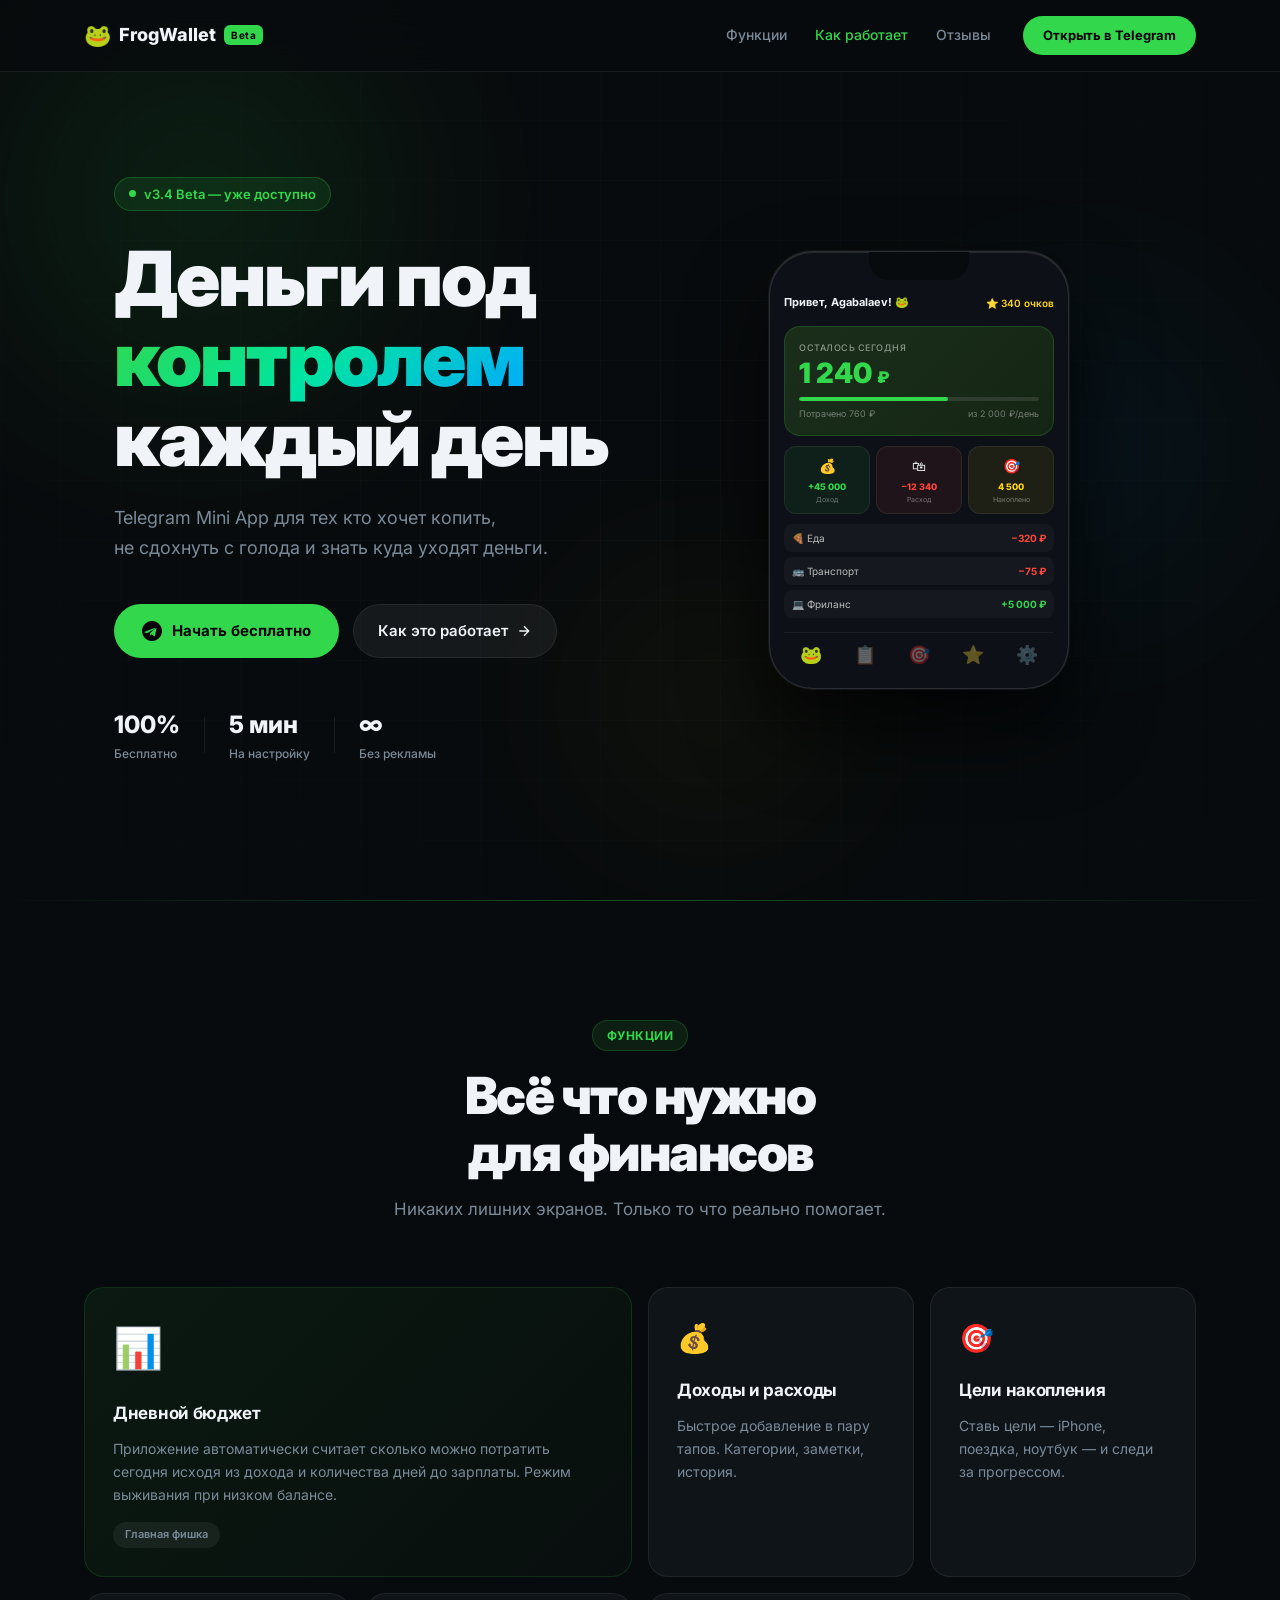
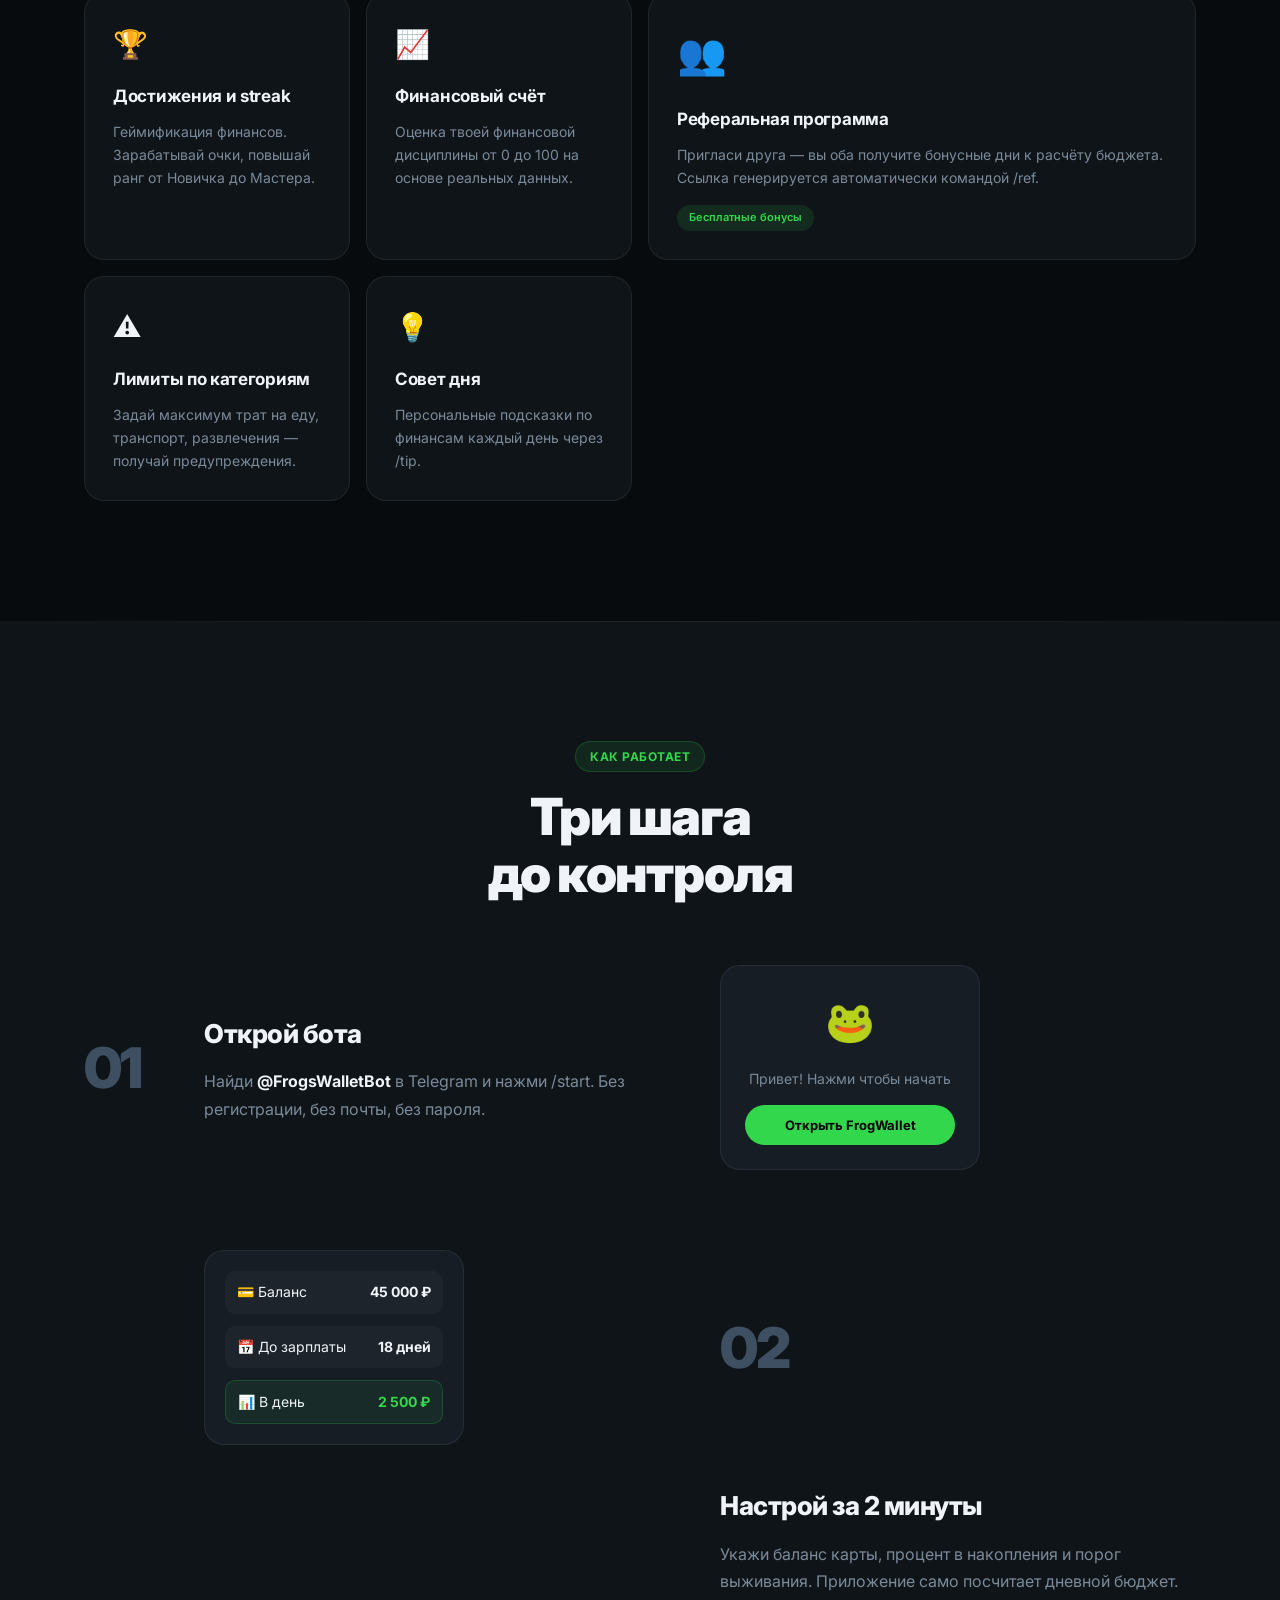
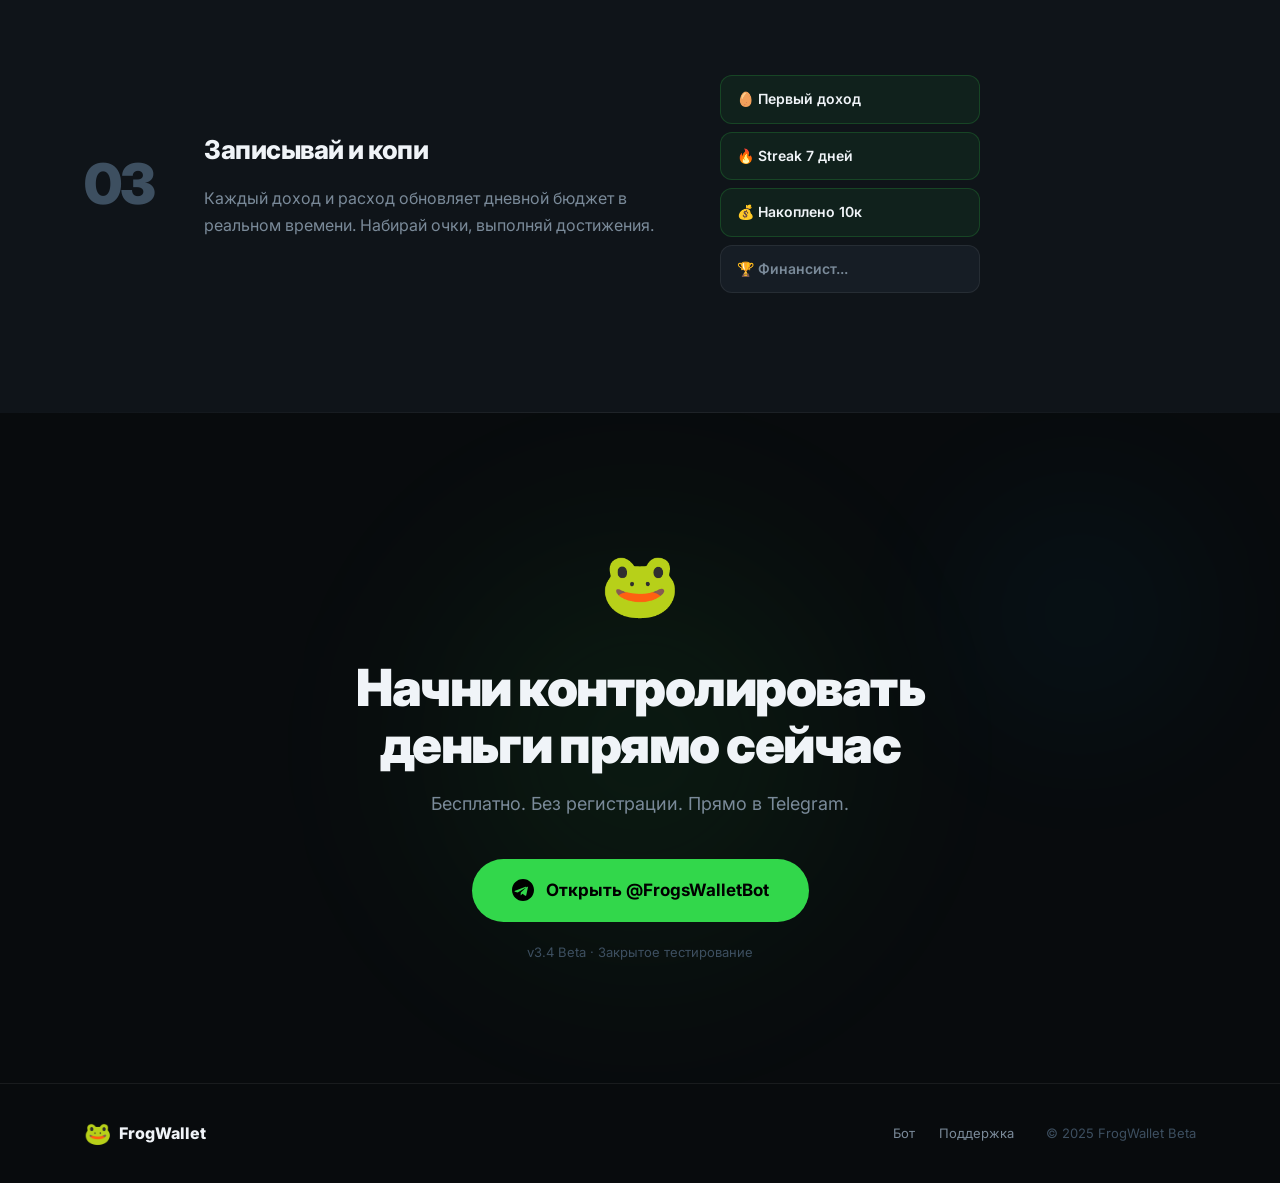
<file: frogwalle/index.html>
<!DOCTYPE html>
<html lang="ru">
<head>
  <meta charset="UTF-8">
  <meta name="viewport" content="width=device-width, initial-scale=1.0">
  <title>FrogWallet — Твой финансовый помощник в Telegram</title>
  <meta name="description" content="Учёт доходов и расходов, дневной бюджет, цели накопления и геймификация финансов прямо в Telegram. Бесплатно.">
  <meta property="og:title" content="FrogWallet 🐸 — Финансы в Telegram">
  <meta property="og:description" content="Дневной бюджет, цели накопления, достижения и реферальная система. Бесплатно.">
  <meta property="og:type" content="website">
  <link rel="preconnect" href="https://fonts.googleapis.com">
  <link rel="preconnect" href="https://fonts.gstatic.com" crossorigin>
  <link href="https://fonts.googleapis.com/css2?family=Inter:wght@400;500;600;700;800;900&display=swap" rel="stylesheet">
  <link rel="stylesheet" href="style.css">
</head>
<body>

<!-- NAV -->
<nav class="nav">
  <div class="nav-inner">
    <a href="#" class="nav-logo">
      <span class="logo-icon">🐸</span>
      <span class="logo-text">FrogWallet</span>
      <span class="logo-badge">Beta</span>
    </a>
    <div class="nav-links">
      <a href="#features">Функции</a>
      <a href="#how">Как работает</a>
      <a href="#reviews">Отзывы</a>
    </div>
    <a href="https://t.me/FrogsWalletBot" class="btn-nav" target="_blank">Открыть в Telegram</a>
  </div>
</nav>

<!-- HERO -->
<section class="hero">
  <div class="hero-bg">
    <div class="blob blob-1"></div>
    <div class="blob blob-2"></div>
    <div class="blob blob-3"></div>
    <div class="grid-lines"></div>
  </div>

  <div class="container">
    <div class="hero-content">
      <div class="hero-badge">
        <span class="badge-dot"></span>
        v3.4 Beta — уже доступно
      </div>

      <h1 class="hero-title">
        Деньги под<br>
        <span class="gradient-text">контролем</span><br>
        каждый день
      </h1>

      <p class="hero-subtitle">
        Telegram Mini App для тех кто хочет копить,<br>
        не сдохнуть с голода и знать куда уходят деньги.
      </p>

      <div class="hero-actions">
        <a href="https://t.me/FrogsWalletBot" class="btn-primary" target="_blank">
          <svg width="20" height="20" viewBox="0 0 24 24" fill="currentColor"><path d="M12 0C5.373 0 0 5.373 0 12s5.373 12 12 12 12-5.373 12-12S18.627 0 12 0zm5.562 8.248l-2.013 9.487c-.145.658-.537.818-1.084.508l-3-2.21-1.447 1.394c-.16.16-.295.295-.605.295l.213-3.053 5.56-5.023c.242-.213-.054-.333-.373-.12L6.163 14.75l-2.952-.924c-.642-.2-.654-.642.136-.953l11.527-4.444c.535-.194 1.003.13.688.82z"/></svg>
          Начать бесплатно
        </a>
        <a href="#how" class="btn-secondary">
          Как это работает
          <svg width="16" height="16" viewBox="0 0 24 24" fill="none" stroke="currentColor" stroke-width="2"><path d="M5 12h14M12 5l7 7-7 7"/></svg>
        </a>
      </div>

      <div class="hero-stats">
        <div class="stat">
          <div class="stat-num">100%</div>
          <div class="stat-label">Бесплатно</div>
        </div>
        <div class="stat-divider"></div>
        <div class="stat">
          <div class="stat-num">5 мин</div>
          <div class="stat-label">На настройку</div>
        </div>
        <div class="stat-divider"></div>
        <div class="stat">
          <div class="stat-num">∞</div>
          <div class="stat-label">Без рекламы</div>
        </div>
      </div>
    </div>

    <!-- PHONE MOCKUP -->
    <div class="hero-phone">
      <div class="phone-frame">
        <div class="phone-notch"></div>
        <div class="phone-screen">
          <div class="mock-header">
            <div class="mock-greeting">Привет, Agabalaev! 🐸</div>
            <div class="mock-score">⭐ 340 очков</div>
          </div>
          <div class="mock-budget-card">
            <div class="mock-label">Осталось сегодня</div>
            <div class="mock-amount">1 240 <span>₽</span></div>
            <div class="mock-progress">
              <div class="mock-progress-bar" style="width: 62%"></div>
            </div>
            <div class="mock-meta">
              <span>Потрачено 760 ₽</span>
              <span>из 2 000 ₽/день</span>
            </div>
          </div>
          <div class="mock-cards-row">
            <div class="mock-mini-card green">
              <div class="mock-mini-icon">💰</div>
              <div class="mock-mini-val">+45 000</div>
              <div class="mock-mini-label">Доход</div>
            </div>
            <div class="mock-mini-card red">
              <div class="mock-mini-icon">🛍</div>
              <div class="mock-mini-val">−12 340</div>
              <div class="mock-mini-label">Расход</div>
            </div>
            <div class="mock-mini-card gold">
              <div class="mock-mini-icon">🎯</div>
              <div class="mock-mini-val">4 500</div>
              <div class="mock-mini-label">Накоплено</div>
            </div>
          </div>
          <div class="mock-tx-list">
            <div class="mock-tx">
              <span class="mock-tx-cat">🍕 Еда</span>
              <span class="mock-tx-sum minus">−320 ₽</span>
            </div>
            <div class="mock-tx">
              <span class="mock-tx-cat">🚌 Транспорт</span>
              <span class="mock-tx-sum minus">−75 ₽</span>
            </div>
            <div class="mock-tx">
              <span class="mock-tx-cat">💻 Фриланс</span>
              <span class="mock-tx-sum plus">+5 000 ₽</span>
            </div>
          </div>
          <div class="mock-nav">
            <span class="mock-nav-item active">🐸</span>
            <span class="mock-nav-item">📋</span>
            <span class="mock-nav-item">🎯</span>
            <span class="mock-nav-item">⭐</span>
            <span class="mock-nav-item">⚙️</span>
          </div>
        </div>
      </div>
      <div class="phone-glow"></div>
    </div>
  </div>
</section>

<!-- FEATURES -->
<section class="features" id="features">
  <div class="container">
    <div class="section-header">
      <div class="section-badge">Функции</div>
      <h2 class="section-title">Всё что нужно<br>для финансов</h2>
      <p class="section-sub">Никаких лишних экранов. Только то что реально помогает.</p>
    </div>

    <div class="features-grid">
      <div class="feature-card feature-big">
        <div class="feature-icon-big">📊</div>
        <h3>Дневной бюджет</h3>
        <p>Приложение автоматически считает сколько можно потратить сегодня исходя из дохода и количества дней до зарплаты. Режим выживания при низком балансе.</p>
        <div class="feature-tag">Главная фишка</div>
      </div>

      <div class="feature-card">
        <div class="feature-icon">💰</div>
        <h3>Доходы и расходы</h3>
        <p>Быстрое добавление в пару тапов. Категории, заметки, история.</p>
      </div>

      <div class="feature-card">
        <div class="feature-icon">🎯</div>
        <h3>Цели накопления</h3>
        <p>Ставь цели — iPhone, поездка, ноутбук — и следи за прогрессом.</p>
      </div>

      <div class="feature-card">
        <div class="feature-icon">🏆</div>
        <h3>Достижения и streak</h3>
        <p>Геймификация финансов. Зарабатывай очки, повышай ранг от Новичка до Мастера.</p>
      </div>

      <div class="feature-card">
        <div class="feature-icon">📈</div>
        <h3>Финансовый счёт</h3>
        <p>Оценка твоей финансовой дисциплины от 0 до 100 на основе реальных данных.</p>
      </div>

      <div class="feature-card feature-big-2">
        <div class="feature-icon-big">👥</div>
        <h3>Реферальная программа</h3>
        <p>Пригласи друга — вы оба получите бонусные дни к расчёту бюджета. Ссылка генерируется автоматически командой /ref.</p>
        <div class="feature-tag tag-green">Бесплатные бонусы</div>
      </div>

      <div class="feature-card">
        <div class="feature-icon">⚠️</div>
        <h3>Лимиты по категориям</h3>
        <p>Задай максимум трат на еду, транспорт, развлечения — получай предупреждения.</p>
      </div>

      <div class="feature-card">
        <div class="feature-icon">💡</div>
        <h3>Совет дня</h3>
        <p>Персональные подсказки по финансам каждый день через /tip.</p>
      </div>
    </div>
  </div>
</section>

<!-- HOW IT WORKS -->
<section class="how" id="how">
  <div class="container">
    <div class="section-header">
      <div class="section-badge">Как работает</div>
      <h2 class="section-title">Три шага<br>до контроля</h2>
    </div>

    <div class="steps">
      <div class="step">
        <div class="step-num">01</div>
        <div class="step-content">
          <h3>Открой бота</h3>
          <p>Найди <strong>@FrogsWalletBot</strong> в Telegram и нажми /start. Без регистрации, без почты, без пароля.</p>
        </div>
        <div class="step-visual">
          <div class="step-card">
            <div class="step-card-emoji">🐸</div>
            <div class="step-card-text">Привет! Нажми чтобы начать</div>
            <div class="step-card-btn">Открыть FrogWallet</div>
          </div>
        </div>
      </div>

      <div class="step step-reverse">
        <div class="step-num">02</div>
        <div class="step-content">
          <h3>Настрой за 2 минуты</h3>
          <p>Укажи баланс карты, процент в накопления и порог выживания. Приложение само посчитает дневной бюджет.</p>
        </div>
        <div class="step-visual">
          <div class="step-form">
            <div class="step-form-row">
              <span>💳 Баланс</span>
              <span class="step-form-val">45 000 ₽</span>
            </div>
            <div class="step-form-row">
              <span>📅 До зарплаты</span>
              <span class="step-form-val">18 дней</span>
            </div>
            <div class="step-form-row highlight">
              <span>📊 В день</span>
              <span class="step-form-val green">2 500 ₽</span>
            </div>
          </div>
        </div>
      </div>

      <div class="step">
        <div class="step-num">03</div>
        <div class="step-content">
          <h3>Записывай и копи</h3>
          <p>Каждый доход и расход обновляет дневной бюджет в реальном времени. Набирай очки, выполняй достижения.</p>
        </div>
        <div class="step-visual">
          <div class="step-achievements">
            <div class="ach-item earned">🥚 Первый доход</div>
            <div class="ach-item earned">🔥 Streak 7 дней</div>
            <div class="ach-item earned">💰 Накоплено 10к</div>
            <div class="ach-item">🏆 Финансист...</div>
          </div>
        </div>
      </div>
    </div>
  </div>
</section>
<!-- CTA -->
<section class="cta">
  <div class="cta-bg">
    <div class="blob blob-cta-1"></div>
    <div class="blob blob-cta-2"></div>
  </div>
  <div class="container">
    <div class="cta-content">
      <div class="cta-emoji">🐸</div>
      <h2 class="cta-title">Начни контролировать<br>деньги прямо сейчас</h2>
      <p class="cta-sub">Бесплатно. Без регистрации. Прямо в Telegram.</p>
      <a href="https://t.me/FrogsWalletBot" class="btn-primary btn-large" target="_blank">
        <svg width="22" height="22" viewBox="0 0 24 24" fill="currentColor"><path d="M12 0C5.373 0 0 5.373 0 12s5.373 12 12 12 12-5.373 12-12S18.627 0 12 0zm5.562 8.248l-2.013 9.487c-.145.658-.537.818-1.084.508l-3-2.21-1.447 1.394c-.16.16-.295.295-.605.295l.213-3.053 5.56-5.023c.242-.213-.054-.333-.373-.12L6.163 14.75l-2.952-.924c-.642-.2-.654-.642.136-.953l11.527-4.444c.535-.194 1.003.13.688.82z"/></svg>
        Открыть @FrogsWalletBot
      </a>
      <div class="cta-note">v3.4 Beta · Закрытое тестирование</div>
    </div>
  </div>
</section>

<!-- FOOTER -->
<footer class="footer">
  <div class="container">
    <div class="footer-inner">
      <div class="footer-brand">
        <span class="logo-icon">🐸</span>
        <span class="logo-text">FrogWallet</span>
      </div>
      <div class="footer-links">
        <a href="https://t.me/FrogsWalletBot" target="_blank">Бот</a>
        <a href="https://t.me/FrogsWalletSupport" target="_blank">Поддержка</a>
      </div>
      <div class="footer-copy">© 2025 FrogWallet Beta</div>
    </div>
  </div>
</footer>

<script src="script.js"></script>
</body>
</html>
</file>
<file: frogwalle/style.css>
/* ═══════════════════════════════════════════════════
   FrogWallet Landing Page — v3.4
   ═══════════════════════════════════════════════════ */

*, *::before, *::after { box-sizing: border-box; margin: 0; padding: 0; }

:root {
  --green: #32d74b;
  --green-dark: #1fa335;
  --green-glow: rgba(50, 215, 75, 0.35);
  --gold: #ffd60a;
  --bg: #080b0d;
  --surface: #0f1419;
  --surface-2: #161d25;
  --border: rgba(255,255,255,0.07);
  --text: #f0f4f8;
  --text-muted: #7a8a99;
  --text-dim: #3d4f60;
  --radius: 20px;
  --radius-sm: 12px;
}

html { scroll-behavior: smooth; }

body {
  font-family: 'Inter', -apple-system, sans-serif;
  background: var(--bg);
  color: var(--text);
  line-height: 1.6;
  overflow-x: hidden;
  -webkit-font-smoothing: antialiased;
}

a { text-decoration: none; color: inherit; }

.container {
  max-width: 1160px;
  margin: 0 auto;
  padding: 0 24px;
}

/* ── GRADIENT TEXT ─────────────────────────────── */
.gradient-text {
  background: linear-gradient(135deg, #32d74b 0%, #00e5a0 50%, #0af 100%);
  -webkit-background-clip: text;
  -webkit-text-fill-color: transparent;
  background-clip: text;
}

/* ── BUTTONS ───────────────────────────────────── */
.btn-primary {
  display: inline-flex;
  align-items: center;
  gap: 10px;
  padding: 14px 28px;
  background: var(--green);
  color: #000;
  font-weight: 700;
  font-size: 15px;
  border-radius: 50px;
  transition: all .2s;
  white-space: nowrap;
}
.btn-primary:hover {
  background: #3de55a;
  transform: translateY(-2px);
  box-shadow: 0 8px 30px var(--green-glow);
}
.btn-primary.btn-large {
  padding: 18px 40px;
  font-size: 17px;
  gap: 12px;
}

.btn-secondary {
  display: inline-flex;
  align-items: center;
  gap: 8px;
  padding: 14px 24px;
  background: rgba(255,255,255,0.06);
  color: var(--text);
  font-weight: 600;
  font-size: 15px;
  border-radius: 50px;
  border: 1px solid var(--border);
  transition: all .2s;
}
.btn-secondary:hover {
  background: rgba(255,255,255,0.1);
  transform: translateY(-2px);
}

/* ── NAV ───────────────────────────────────────── */
.nav {
  position: fixed;
  top: 0; left: 0; right: 0;
  z-index: 100;
  padding: 16px 0;
  backdrop-filter: blur(20px);
  -webkit-backdrop-filter: blur(20px);
  background: rgba(8,11,13,0.85);
  border-bottom: 1px solid var(--border);
}
.nav-inner {
  max-width: 1160px;
  margin: 0 auto;
  padding: 0 24px;
  display: flex;
  align-items: center;
  gap: 32px;
}
.nav-logo {
  display: flex;
  align-items: center;
  gap: 8px;
  font-weight: 800;
  font-size: 18px;
  margin-right: auto;
}
.logo-icon { font-size: 22px; }
.logo-badge {
  font-size: 10px;
  font-weight: 700;
  background: var(--green);
  color: #000;
  padding: 2px 7px;
  border-radius: 6px;
  letter-spacing: .5px;
}
.nav-links {
  display: flex;
  gap: 28px;
}
.nav-links a {
  font-size: 14px;
  color: var(--text-muted);
  font-weight: 500;
  transition: color .15s;
}
.nav-links a:hover { color: var(--text); }
.btn-nav {
  padding: 9px 20px;
  background: var(--green);
  color: #000;
  font-weight: 700;
  font-size: 13px;
  border-radius: 50px;
  transition: all .2s;
  white-space: nowrap;
}
.btn-nav:hover {
  background: #3de55a;
  box-shadow: 0 4px 20px var(--green-glow);
}

/* ── HERO ──────────────────────────────────────── */
.hero {
  min-height: 100vh;
  display: flex;
  align-items: center;
  padding: 120px 0 80px;
  position: relative;
  overflow: hidden;
}
.hero-bg {
  position: absolute;
  inset: 0;
  pointer-events: none;
}
.blob {
  position: absolute;
  border-radius: 50%;
  filter: blur(80px);
  opacity: .5;
}
.blob-1 {
  width: 600px; height: 600px;
  background: radial-gradient(circle, rgba(50,215,75,.25) 0%, transparent 70%);
  top: -100px; left: -100px;
}
.blob-2 {
  width: 500px; height: 500px;
  background: radial-gradient(circle, rgba(0,170,255,.15) 0%, transparent 70%);
  top: 200px; right: -50px;
}
.blob-3 {
  width: 400px; height: 400px;
  background: radial-gradient(circle, rgba(255,214,10,.1) 0%, transparent 70%);
  bottom: 0; left: 40%;
}
.grid-lines {
  position: absolute;
  inset: 0;
  background-image:
    linear-gradient(rgba(255,255,255,.025) 1px, transparent 1px),
    linear-gradient(90deg, rgba(255,255,255,.025) 1px, transparent 1px);
  background-size: 60px 60px;
  mask-image: radial-gradient(ellipse 80% 80% at 50% 50%, black, transparent);
}

.hero .container {
  display: grid;
  grid-template-columns: 1fr 1fr;
  gap: 64px;
  align-items: center;
  position: relative;
  z-index: 1;
}
.hero-badge {
  display: inline-flex;
  align-items: center;
  gap: 8px;
  padding: 6px 14px;
  background: rgba(50,215,75,.1);
  border: 1px solid rgba(50,215,75,.25);
  border-radius: 50px;
  font-size: 13px;
  font-weight: 600;
  color: var(--green);
  margin-bottom: 28px;
}
.badge-dot {
  width: 7px; height: 7px;
  background: var(--green);
  border-radius: 50%;
  animation: pulse 2s infinite;
}
@keyframes pulse {
  0%,100% { opacity: 1; transform: scale(1); }
  50% { opacity: .5; transform: scale(1.3); }
}

.hero-title {
  font-size: clamp(48px, 6vw, 76px);
  font-weight: 900;
  line-height: 1.05;
  letter-spacing: -2px;
  margin-bottom: 24px;
}
.hero-subtitle {
  font-size: 18px;
  color: var(--text-muted);
  line-height: 1.7;
  margin-bottom: 40px;
}
.hero-actions {
  display: flex;
  gap: 14px;
  flex-wrap: wrap;
  margin-bottom: 48px;
}
.hero-stats {
  display: flex;
  align-items: center;
  gap: 24px;
}
.stat-num {
  font-size: 24px;
  font-weight: 800;
  color: var(--text);
}
.stat-label {
  font-size: 12px;
  color: var(--text-muted);
  font-weight: 500;
}
.stat-divider {
  width: 1px;
  height: 36px;
  background: var(--border);
}

/* ── PHONE MOCKUP ──────────────────────────────── */
.hero-phone {
  display: flex;
  justify-content: center;
  position: relative;
}
.phone-glow {
  position: absolute;
  width: 300px; height: 300px;
  background: radial-gradient(circle, var(--green-glow) 0%, transparent 70%);
  top: 50%; left: 50%;
  transform: translate(-50%, -50%);
  z-index: 0;
  pointer-events: none;
}
.phone-frame {
  width: 300px;
  background: #0d1117;
  border-radius: 44px;
  border: 1px solid rgba(255,255,255,0.12);
  box-shadow:
    0 0 0 1px rgba(255,255,255,0.05),
    0 40px 80px rgba(0,0,0,0.7),
    inset 0 1px 0 rgba(255,255,255,0.1);
  overflow: hidden;
  position: relative;
  z-index: 1;
  animation: float 5s ease-in-out infinite;
}
@keyframes float {
  0%,100% { transform: translateY(0); }
  50% { transform: translateY(-12px); }
}
.phone-notch {
  width: 100px; height: 28px;
  background: #080b0d;
  border-radius: 0 0 20px 20px;
  margin: 0 auto 2px;
}
.phone-screen {
  padding: 8px 14px 14px;
  display: flex;
  flex-direction: column;
  gap: 10px;
  font-family: -apple-system, 'Inter', sans-serif;
}
.mock-header {
  display: flex;
  justify-content: space-between;
  align-items: center;
  padding: 4px 0;
}
.mock-greeting { font-size: 11px; font-weight: 700; }
.mock-score { font-size: 10px; color: #ffd60a; font-weight: 600; }

.mock-budget-card {
  background: linear-gradient(135deg, #1a2e1a, #152515);
  border: 1px solid rgba(50,215,75,.2);
  border-radius: 16px;
  padding: 14px;
}
.mock-label { font-size: 9px; color: rgba(255,255,255,.5); margin-bottom: 4px; font-weight: 500; text-transform: uppercase; letter-spacing: .5px; }
.mock-amount { font-size: 28px; font-weight: 900; color: #32d74b; line-height: 1; margin-bottom: 10px; }
.mock-amount span { font-size: 16px; }
.mock-progress {
  height: 4px;
  background: rgba(255,255,255,.1);
  border-radius: 2px;
  margin-bottom: 6px;
  overflow: hidden;
}
.mock-progress-bar {
  height: 100%;
  background: var(--green);
  border-radius: 2px;
}
.mock-meta {
  display: flex;
  justify-content: space-between;
  font-size: 9px;
  color: rgba(255,255,255,.4);
}

.mock-cards-row {
  display: grid;
  grid-template-columns: repeat(3, 1fr);
  gap: 6px;
}
.mock-mini-card {
  border-radius: 12px;
  padding: 8px 6px;
  text-align: center;
  border: 1px solid rgba(255,255,255,.07);
}
.mock-mini-card.green { background: rgba(50,215,75,.08); }
.mock-mini-card.red { background: rgba(255,69,58,.08); }
.mock-mini-card.gold { background: rgba(255,214,10,.08); }
.mock-mini-icon { font-size: 14px; margin-bottom: 2px; }
.mock-mini-val { font-size: 9px; font-weight: 800; }
.mock-mini-card.green .mock-mini-val { color: #32d74b; }
.mock-mini-card.red .mock-mini-val { color: #ff453a; }
.mock-mini-card.gold .mock-mini-val { color: #ffd60a; }
.mock-mini-label { font-size: 7px; color: rgba(255,255,255,.4); }

.mock-tx-list { display: flex; flex-direction: column; gap: 5px; }
.mock-tx {
  display: flex;
  justify-content: space-between;
  align-items: center;
  padding: 6px 8px;
  background: rgba(255,255,255,.03);
  border-radius: 8px;
  font-size: 10px;
}
.mock-tx-cat { color: rgba(255,255,255,.7); }
.mock-tx-sum { font-weight: 700; }
.mock-tx-sum.minus { color: #ff453a; }
.mock-tx-sum.plus { color: #32d74b; }

.mock-nav {
  display: flex;
  justify-content: space-around;
  padding: 8px 0 4px;
  border-top: 1px solid rgba(255,255,255,.06);
  margin-top: 4px;
}
.mock-nav-item { font-size: 18px; opacity: .35; cursor: default; }
.mock-nav-item.active { opacity: 1; }

/* ── SECTION HEADERS ───────────────────────────── */
.section-header {
  text-align: center;
  margin-bottom: 64px;
}
.section-badge {
  display: inline-block;
  padding: 5px 14px;
  background: rgba(50,215,75,.1);
  border: 1px solid rgba(50,215,75,.2);
  border-radius: 50px;
  font-size: 12px;
  font-weight: 700;
  color: var(--green);
  letter-spacing: .5px;
  text-transform: uppercase;
  margin-bottom: 16px;
}
.section-title {
  font-size: clamp(36px, 4vw, 52px);
  font-weight: 900;
  line-height: 1.1;
  letter-spacing: -1.5px;
  margin-bottom: 16px;
}
.section-sub {
  font-size: 17px;
  color: var(--text-muted);
}

/* ── FEATURES ──────────────────────────────────── */
.features {
  padding: 120px 0;
  position: relative;
}
.features::before {
  content: '';
  position: absolute;
  top: 0; left: 0; right: 0;
  height: 1px;
  background: linear-gradient(90deg, transparent, var(--green-glow), transparent);
}

.features-grid {
  display: grid;
  grid-template-columns: repeat(4, 1fr);
  grid-template-rows: auto auto;
  gap: 16px;
}
.feature-card {
  background: var(--surface);
  border: 1px solid var(--border);
  border-radius: var(--radius);
  padding: 28px;
  transition: all .25s;
  position: relative;
  overflow: hidden;
}
.feature-card::after {
  content: '';
  position: absolute;
  inset: 0;
  background: linear-gradient(135deg, rgba(50,215,75,.04), transparent);
  opacity: 0;
  transition: opacity .25s;
}
.feature-card:hover {
  border-color: rgba(50,215,75,.25);
  transform: translateY(-4px);
  box-shadow: 0 16px 48px rgba(0,0,0,.4);
}
.feature-card:hover::after { opacity: 1; }

.feature-big {
  grid-column: span 2;
  background: linear-gradient(135deg, rgba(50,215,75,.07), rgba(50,215,75,.02));
  border-color: rgba(50,215,75,.15);
}
.feature-big-2 {
  grid-column: span 2;
}
.feature-icon-big { font-size: 40px; margin-bottom: 20px; }
.feature-icon { font-size: 28px; margin-bottom: 16px; }
.feature-card h3 {
  font-size: 17px;
  font-weight: 700;
  margin-bottom: 10px;
  letter-spacing: -.3px;
}
.feature-card p {
  font-size: 14px;
  color: var(--text-muted);
  line-height: 1.65;
}
.feature-tag {
  display: inline-block;
  margin-top: 16px;
  padding: 4px 12px;
  background: rgba(255,255,255,.06);
  border-radius: 50px;
  font-size: 11px;
  font-weight: 600;
  color: var(--text-muted);
}
.feature-tag.tag-green {
  background: rgba(50,215,75,.12);
  color: var(--green);
}

/* ── HOW IT WORKS ──────────────────────────────── */
.how {
  padding: 120px 0;
  background: var(--surface);
  position: relative;
}
.how::before, .how::after {
  content: '';
  position: absolute;
  left: 0; right: 0;
  height: 1px;
  background: linear-gradient(90deg, transparent, var(--border), transparent);
}
.how::before { top: 0; }
.how::after { bottom: 0; }

.steps { display: flex; flex-direction: column; gap: 80px; }
.step {
  display: grid;
  grid-template-columns: 80px 1fr 1fr;
  gap: 40px;
  align-items: center;
}
.step-reverse {
  grid-template-columns: 80px 1fr 1fr;
  direction: ltr;
}
.step-reverse .step-visual { order: -1; grid-column: 2; }
.step-reverse .step-content { grid-column: 3; }

.step-num {
  font-size: 56px;
  font-weight: 900;
  color: var(--text-dim);
  line-height: 1;
  letter-spacing: -2px;
}
.step-content h3 {
  font-size: 26px;
  font-weight: 800;
  margin-bottom: 14px;
  letter-spacing: -.5px;
}
.step-content p {
  font-size: 16px;
  color: var(--text-muted);
  line-height: 1.7;
}
.step-content strong { color: var(--text); }

.step-card {
  background: var(--surface-2);
  border: 1px solid var(--border);
  border-radius: var(--radius);
  padding: 24px;
  display: flex;
  flex-direction: column;
  align-items: center;
  gap: 14px;
  text-align: center;
  max-width: 260px;
}
.step-card-emoji { font-size: 40px; }
.step-card-text { font-size: 14px; color: var(--text-muted); }
.step-card-btn {
  padding: 10px 20px;
  background: var(--green);
  color: #000;
  font-weight: 700;
  font-size: 13px;
  border-radius: 50px;
  width: 100%;
  text-align: center;
}

.step-form {
  background: var(--surface-2);
  border: 1px solid var(--border);
  border-radius: var(--radius);
  padding: 20px;
  max-width: 260px;
  display: flex;
  flex-direction: column;
  gap: 12px;
}
.step-form-row {
  display: flex;
  justify-content: space-between;
  align-items: center;
  font-size: 14px;
  padding: 10px 12px;
  background: rgba(255,255,255,.03);
  border-radius: 10px;
}
.step-form-row.highlight {
  background: rgba(50,215,75,.08);
  border: 1px solid rgba(50,215,75,.2);
}
.step-form-val { font-weight: 700; }
.step-form-val.green { color: var(--green); }

.step-achievements {
  display: flex;
  flex-direction: column;
  gap: 8px;
  max-width: 260px;
}
.ach-item {
  padding: 12px 16px;
  background: var(--surface-2);
  border: 1px solid var(--border);
  border-radius: 12px;
  font-size: 14px;
  font-weight: 600;
  color: var(--text-muted);
}
.ach-item.earned {
  background: rgba(50,215,75,.07);
  border-color: rgba(50,215,75,.2);
  color: var(--text);
}

/* ── REVIEWS ───────────────────────────────────── */
.reviews {
  padding: 120px 0;
}
.reviews-grid {
  display: grid;
  grid-template-columns: repeat(3, 1fr);
  gap: 16px;
}
.review-card {
  background: var(--surface);
  border: 1px solid var(--border);
  border-radius: var(--radius);
  padding: 28px;
  display: flex;
  flex-direction: column;
  gap: 16px;
}
.review-card.review-featured {
  background: linear-gradient(135deg, rgba(50,215,75,.06), rgba(50,215,75,.02));
  border-color: rgba(50,215,75,.2);
  transform: scale(1.02);
}
.review-stars { color: #ffd60a; font-size: 15px; letter-spacing: 2px; }
.review-card p {
  font-size: 15px;
  color: var(--text-muted);
  line-height: 1.7;
  flex: 1;
}
.review-author { display: flex; align-items: center; gap: 12px; }
.review-avatar {
  width: 40px; height: 40px;
  border-radius: 50%;
  background: rgba(50,215,75,.15);
  border: 1px solid rgba(50,215,75,.3);
  display: flex;
  align-items: center;
  justify-content: center;
  font-weight: 800;
  font-size: 16px;
  color: var(--green);
  flex-shrink: 0;
}
.review-avatar.green { background: rgba(50,215,75,.15); color: var(--green); }
.review-avatar.purple { background: rgba(180,80,255,.15); color: #b450ff; border-color: rgba(180,80,255,.3); }
.review-name { font-weight: 700; font-size: 14px; }
.review-role { font-size: 12px; color: var(--text-muted); }

/* ── CTA ───────────────────────────────────────── */
.cta {
  padding: 120px 0;
  position: relative;
  overflow: hidden;
}
.cta-bg { position: absolute; inset: 0; pointer-events: none; }
.blob-cta-1 {
  position: absolute;
  width: 600px; height: 600px;
  background: radial-gradient(circle, rgba(50,215,75,.2) 0%, transparent 70%);
  top: 50%; left: 50%;
  transform: translate(-50%, -50%);
  filter: blur(80px);
}
.blob-cta-2 {
  position: absolute;
  width: 400px; height: 400px;
  background: radial-gradient(circle, rgba(0,170,255,.1) 0%, transparent 70%);
  top: 0; right: 0;
  filter: blur(60px);
}
.cta-content {
  position: relative;
  z-index: 1;
  text-align: center;
  max-width: 600px;
  margin: 0 auto;
}
.cta-emoji { font-size: 64px; margin-bottom: 24px; display: block; }
.cta-title {
  font-size: clamp(36px, 4vw, 52px);
  font-weight: 900;
  letter-spacing: -1.5px;
  line-height: 1.1;
  margin-bottom: 18px;
}
.cta-sub {
  font-size: 18px;
  color: var(--text-muted);
  margin-bottom: 40px;
}
.cta-note {
  margin-top: 20px;
  font-size: 13px;
  color: var(--text-dim);
}

/* ── FOOTER ────────────────────────────────────── */
.footer {
  padding: 32px 0;
  border-top: 1px solid var(--border);
}
.footer-inner {
  display: flex;
  align-items: center;
  gap: 32px;
}
.footer-brand {
  display: flex;
  align-items: center;
  gap: 8px;
  font-weight: 800;
  font-size: 16px;
  margin-right: auto;
}
.footer-links {
  display: flex;
  gap: 24px;
}
.footer-links a {
  font-size: 13px;
  color: var(--text-muted);
  transition: color .15s;
}
.footer-links a:hover { color: var(--text); }
.footer-copy {
  font-size: 13px;
  color: var(--text-dim);
}

/* ── RESPONSIVE ────────────────────────────────── */
@media (max-width: 1024px) {
  .features-grid {
    grid-template-columns: repeat(2, 1fr);
  }
  .feature-big, .feature-big-2 {
    grid-column: span 2;
  }
}

@media (max-width: 768px) {
  .nav-links { display: none; }
  .hero .container {
    grid-template-columns: 1fr;
    text-align: center;
    gap: 48px;
  }
  .hero-badge { margin: 0 auto 28px; }
  .hero-actions { justify-content: center; }
  .hero-stats { justify-content: center; }
  .hero-phone { order: -1; }
  .phone-frame { width: 260px; }

  .features-grid { grid-template-columns: 1fr; }
  .feature-big, .feature-big-2 { grid-column: span 1; }

  .step {
    grid-template-columns: 1fr;
    text-align: center;
  }
  .step-num { display: none; }
  .step-card, .step-form, .step-achievements { margin: 0 auto; }
  .step-reverse .step-visual { order: unset; grid-column: unset; }
  .step-reverse .step-content { grid-column: unset; }

  .reviews-grid { grid-template-columns: 1fr; }
  .review-card.review-featured { transform: none; }

  .footer-inner { flex-wrap: wrap; gap: 16px; }
  .footer-links { order: 3; width: 100%; }
  .footer-copy { order: 4; width: 100%; }
}

@media (max-width: 480px) {
  .hero-title { letter-spacing: -1px; }
  .hero-actions { flex-direction: column; align-items: center; }
  .btn-primary, .btn-secondary { width: 100%; justify-content: center; }
  .section-title { letter-spacing: -1px; }
}
</file>
